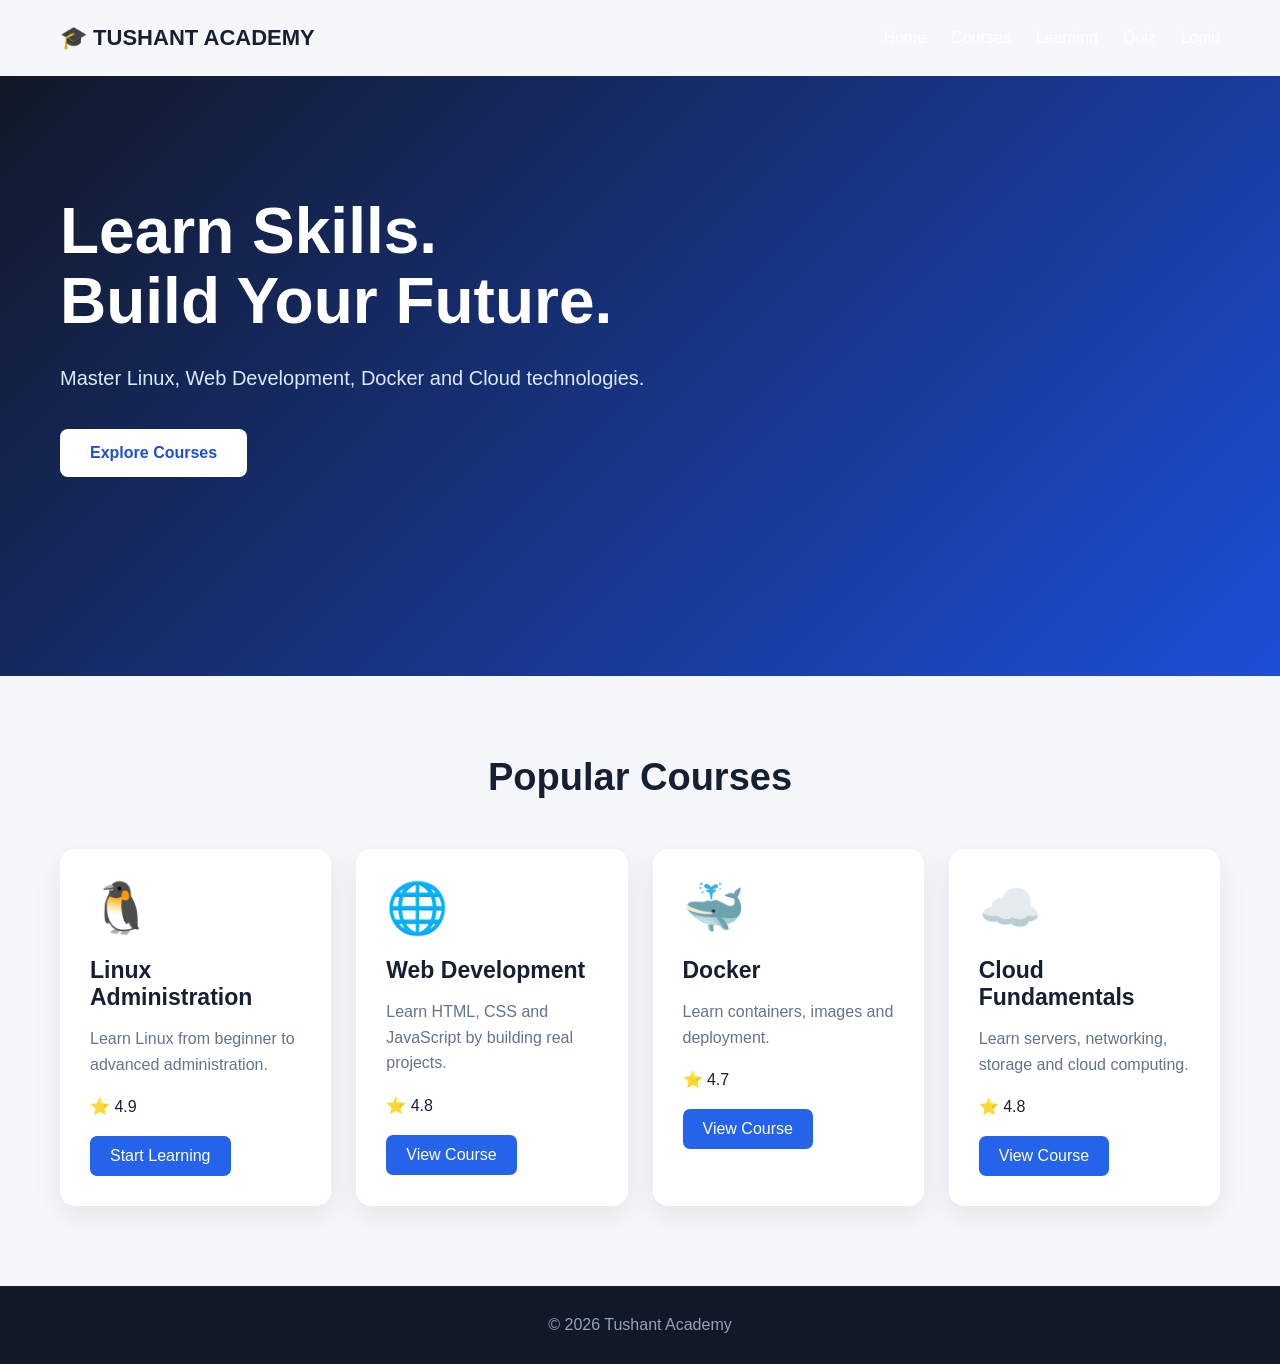
<file: index.html>
<!DOCTYPE html>
<html lang="en">

<head>
    <meta charset="UTF-8">
    <meta name="viewport" content="width=device-width, initial-scale=1.0">

    <title>Tushant Academy</title>

    <link rel="stylesheet" href="style.css">
</head>

<body>

<nav>

    <div class="logo">
        🎓 TUSHANT ACADEMY
    </div>

    <div class="nav-links">

        <a href="index.html">Home</a>

        <a href="courses.html">Courses</a>

        <a href="course.html">Learning</a>

        <a href="quiz.html">Quiz</a>

        <a href="login.html">Login</a>

    </div>

</nav>


<section class="hero">

    <div class="hero-content">

        <h1>
            Learn Skills.<br>
            Build Your Future.
        </h1>

        <p>
            Master Linux, Web Development,
            Docker and Cloud technologies.
        </p>

        <a
            href="courses.html"
            class="hero-button">

            Explore Courses

        </a>

    </div>

</section>


<section class="popular">

    <h2>
        Popular Courses
    </h2>


    <div class="course-grid">


        <div class="course-card">

            <div class="course-icon">
                🐧
            </div>

            <h3>
                Linux Administration
            </h3>

            <p>
                Learn Linux from beginner
                to advanced administration.
            </p>

            <div class="rating">
                ⭐ 4.9
            </div>

            <a
                href="course.html"
                class="course-button">

                Start Learning

            </a>

        </div>


        <div class="course-card">

            <div class="course-icon">
                🌐
            </div>

            <h3>
                Web Development
            </h3>

            <p>
                Learn HTML, CSS and JavaScript
                by building real projects.
            </p>

            <div class="rating">
                ⭐ 4.8
            </div>

            <a
                href="courses.html"
                class="course-button">

                View Course

            </a>

        </div>


        <div class="course-card">

            <div class="course-icon">
                🐳
            </div>

            <h3>
                Docker
            </h3>

            <p>
                Learn containers, images
                and deployment.
            </p>

            <div class="rating">
                ⭐ 4.7
            </div>

            <a
                href="courses.html"
                class="course-button">

                View Course

            </a>

        </div>


        <div class="course-card">

            <div class="course-icon">
                ☁️
            </div>

            <h3>
                Cloud Fundamentals
            </h3>

            <p>
                Learn servers, networking,
                storage and cloud computing.
            </p>

            <div class="rating">
                ⭐ 4.8
            </div>

            <a
                href="courses.html"
                class="course-button">

                View Course

            </a>

        </div>


    </div>

</section>


<footer>

    <p>
        © 2026 Tushant Academy
    </p>

</footer>


</body>

</html>
</file>
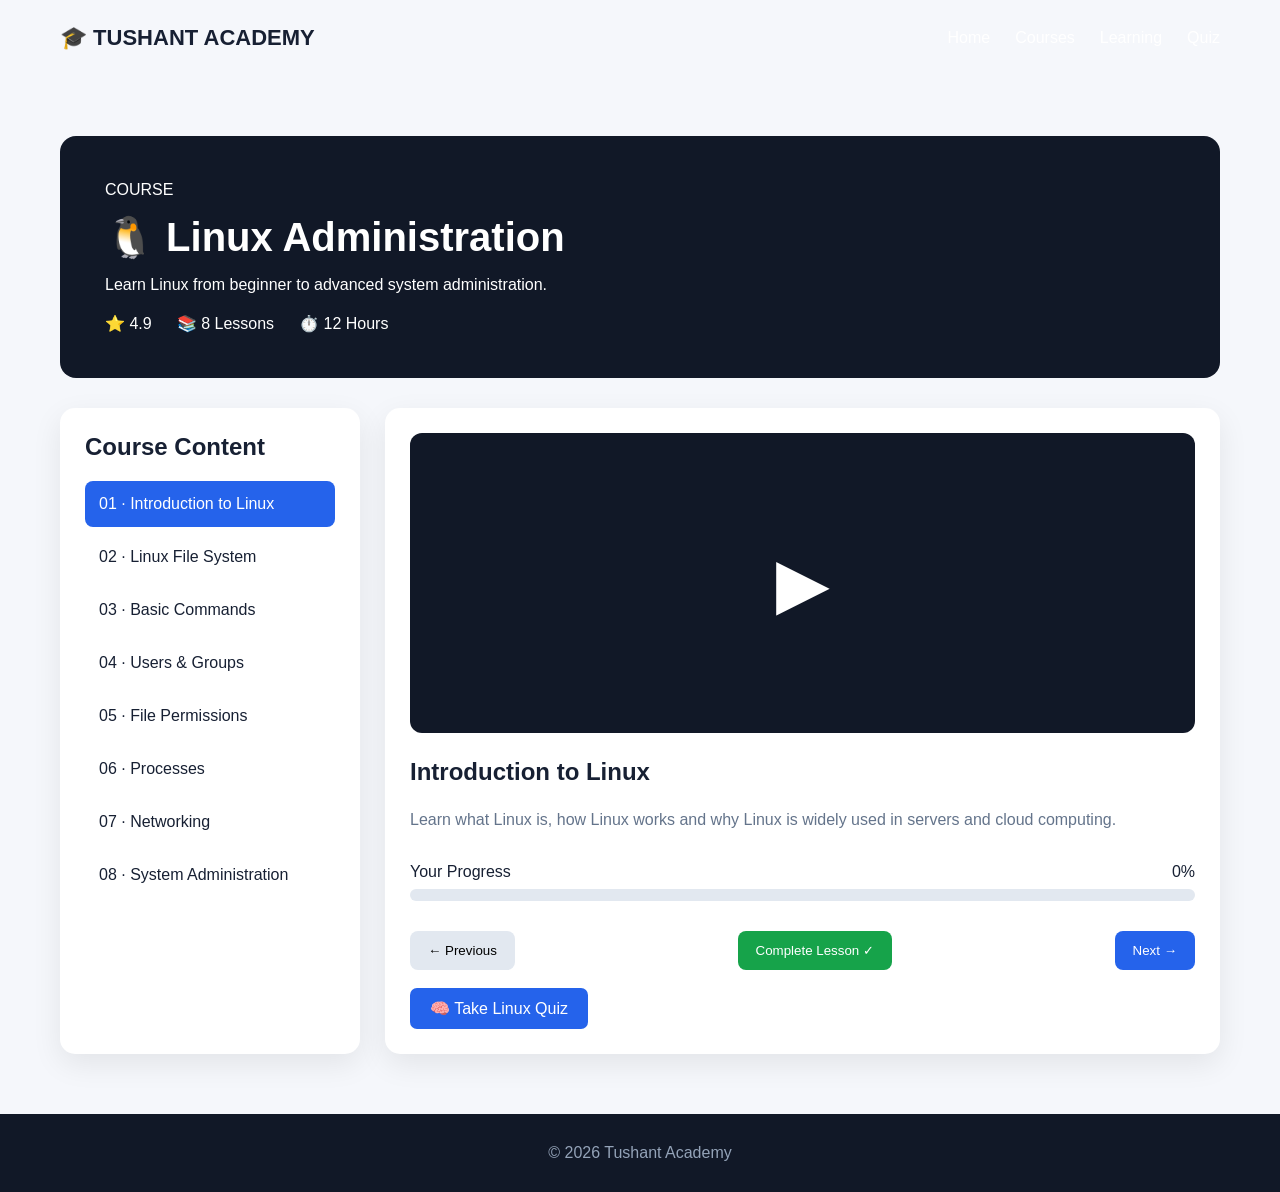
<file: course.html>
<!DOCTYPE html>
<html lang="en">

<head>

<meta charset="UTF-8">

<meta name="viewport"
content="width=device-width, initial-scale=1.0">

<title>Linux Administration</title>

<link rel="stylesheet"
href="style.css">

</head>

<body>


<nav>

<div class="logo">
🎓 TUSHANT ACADEMY
</div>

<div class="nav-links">

<a href="index.html">
Home
</a>

<a href="courses.html">
Courses
</a>

<a href="course.html">
Learning
</a>

<a href="quiz.html">
Quiz
</a>

</div>

</nav>


<main class="learning-page">


<section class="course-header">

<span>COURSE</span>

<h1>
🐧 Linux Administration
</h1>

<p>
Learn Linux from beginner
to advanced system administration.
</p>

<div class="course-info">

<span>⭐ 4.9</span>

<span>📚 8 Lessons</span>

<span>⏱️ 12 Hours</span>

</div>

</section>


<section class="learning-layout">


<aside class="lesson-sidebar">

<h2>
Course Content
</h2>


<div
class="lesson active"
data-index="0">

01 · Introduction to Linux

</div>


<div
class="lesson"
data-index="1">

02 · Linux File System

</div>


<div
class="lesson"
data-index="2">

03 · Basic Commands

</div>


<div
class="lesson"
data-index="3">

04 · Users & Groups

</div>


<div
class="lesson"
data-index="4">

05 · File Permissions

</div>


<div
class="lesson"
data-index="5">

06 · Processes

</div>


<div
class="lesson"
data-index="6">

07 · Networking

</div>


<div
class="lesson"
data-index="7">

08 · System Administration

</div>


</aside>


<section class="lesson-content">


<div class="video-box">
▶
</div>


<h2 id="lessonTitle">
Introduction to Linux
</h2>


<p id="lessonDescription">

Learn what Linux is,
how Linux works and
why Linux is widely used
in servers and cloud computing.

</p>


<div class="progress-container">


<div class="progress-title">

<span>
Your Progress
</span>

<span id="progressPercent">
0%
</span>

</div>


<div class="progress-track">

<div
id="progressFill"
class="progress-fill">
</div>

</div>

</div>


<div class="lesson-actions">


<button
id="previousBtn"
class="previous-btn">

← Previous

</button>


<button
id="completeBtn">

Complete Lesson ✓

</button>


<button
id="nextBtn"
class="next-btn">

Next →

</button>


</div>


<br>


<a
href="quiz.html"
class="course-button">

🧠 Take Linux Quiz

</a>


</section>

</section>

</main>


<footer>

<p>
© 2026 Tushant Academy
</p>

</footer>


<script src="script.js">
</script>

</body>

</html>
</file>
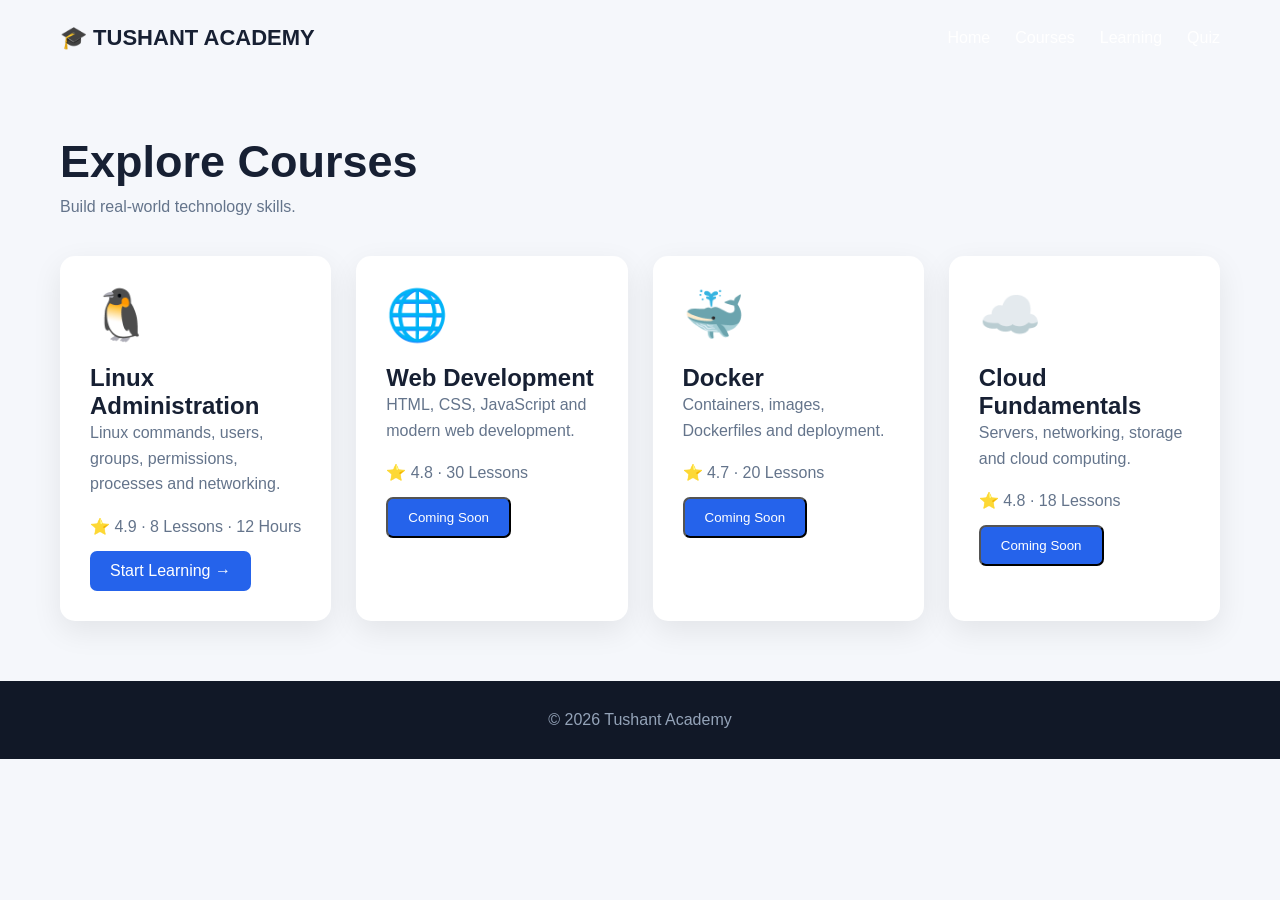
<file: courses.html>
<!DOCTYPE html>
<html lang="en">

<head>

<meta charset="UTF-8">

<meta name="viewport"
content="width=device-width, initial-scale=1.0">

<title>Courses - Tushant Academy</title>

<link rel="stylesheet" href="style.css">

</head>

<body>

<nav>

<div class="logo">
🎓 TUSHANT ACADEMY
</div>

<div class="nav-links">

<a href="index.html">Home</a>

<a href="courses.html">Courses</a>

<a href="course.html">Learning</a>

<a href="quiz.html">Quiz</a>

</div>

</nav>


<main class="courses-page">

<h1>Explore Courses</h1>

<p class="subtitle">
Build real-world technology skills.
</p>


<div class="course-grid">


<div class="course-card">

<div class="course-icon">
🐧
</div>

<h2>Linux Administration</h2>

<p>
Linux commands, users, groups,
permissions, processes and networking.
</p>

<div class="course-meta">
⭐ 4.9 · 8 Lessons · 12 Hours
</div>

<a
href="course.html"
class="course-button">

Start Learning →

</a>

</div>


<div class="course-card">

<div class="course-icon">
🌐
</div>

<h2>Web Development</h2>

<p>
HTML, CSS, JavaScript and
modern web development.
</p>

<div class="course-meta">
⭐ 4.8 · 30 Lessons
</div>

<button class="course-button">
Coming Soon
</button>

</div>


<div class="course-card">

<div class="course-icon">
🐳
</div>

<h2>Docker</h2>

<p>
Containers, images,
Dockerfiles and deployment.
</p>

<div class="course-meta">
⭐ 4.7 · 20 Lessons
</div>

<button class="course-button">
Coming Soon
</button>

</div>


<div class="course-card">

<div class="course-icon">
☁️
</div>

<h2>Cloud Fundamentals</h2>

<p>
Servers, networking,
storage and cloud computing.
</p>

<div class="course-meta">
⭐ 4.8 · 18 Lessons
</div>

<button class="course-button">
Coming Soon
</button>

</div>


</div>

</main>


<footer>

<p>
© 2026 Tushant Academy
</p>

</footer>

</body>

</html>
</file>
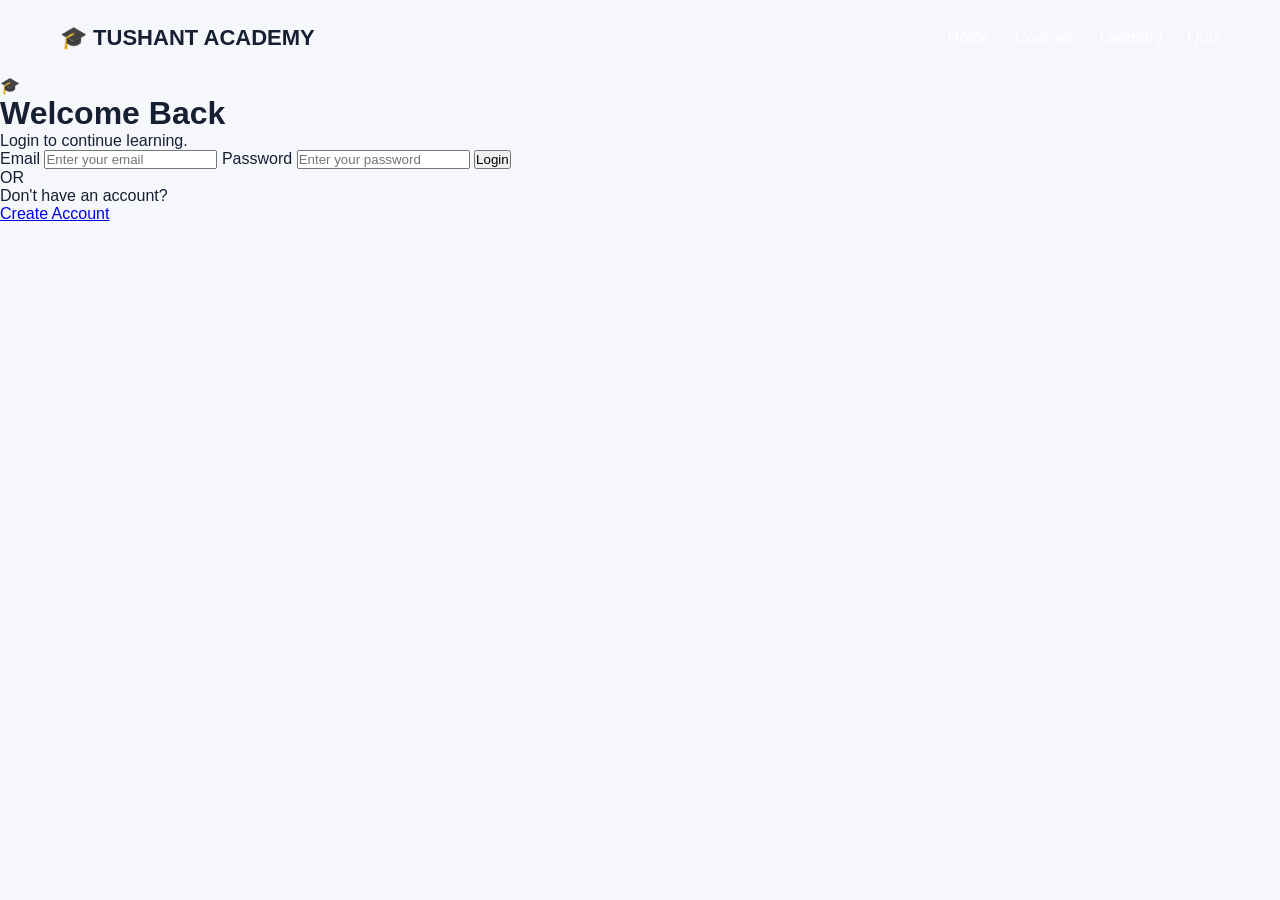
<file: login.html>
<!DOCTYPE html>
<html lang="en">

<head>
    <meta charset="UTF-8">
    <meta name="viewport" content="width=device-width, initial-scale=1.0">

    <title>Login - Tushant Academy</title>

    <link rel="stylesheet" href="style.css">
</head>

<body>

<nav>

    <div class="logo">
        🎓 TUSHANT ACADEMY
    </div>

    <div class="nav-links">

        <a href="index.html">Home</a>
        <a href="courses.html">Courses</a>
        <a href="course.html">Learning</a>
        <a href="quiz.html">Quiz</a>

    </div>

</nav>


<main class="auth-page">

    <div class="auth-card">

        <div class="auth-icon">
            🎓
        </div>

        <h1>Welcome Back</h1>

        <p>
            Login to continue learning.
        </p>


        <form id="loginForm">

            <label>Email</label>

            <input
                type="email"
                id="loginEmail"
                placeholder="Enter your email"
                required
            >


            <label>Password</label>

            <input
                type="password"
                id="loginPassword"
                placeholder="Enter your password"
                required
            >


            <button
                type="submit"
                class="auth-button">

                Login

            </button>

        </form>


        <p
            id="loginMessage"
            class="auth-message">
        </p>


        <div class="auth-divider">
            OR
        </div>


        <p>
            Don't have an account?
        </p>

        <a
            href="signup.html"
            class="auth-link">

            Create Account

        </a>

    </div>

</main>


<script src="login.js"></script>

</body>

</html>
</file>
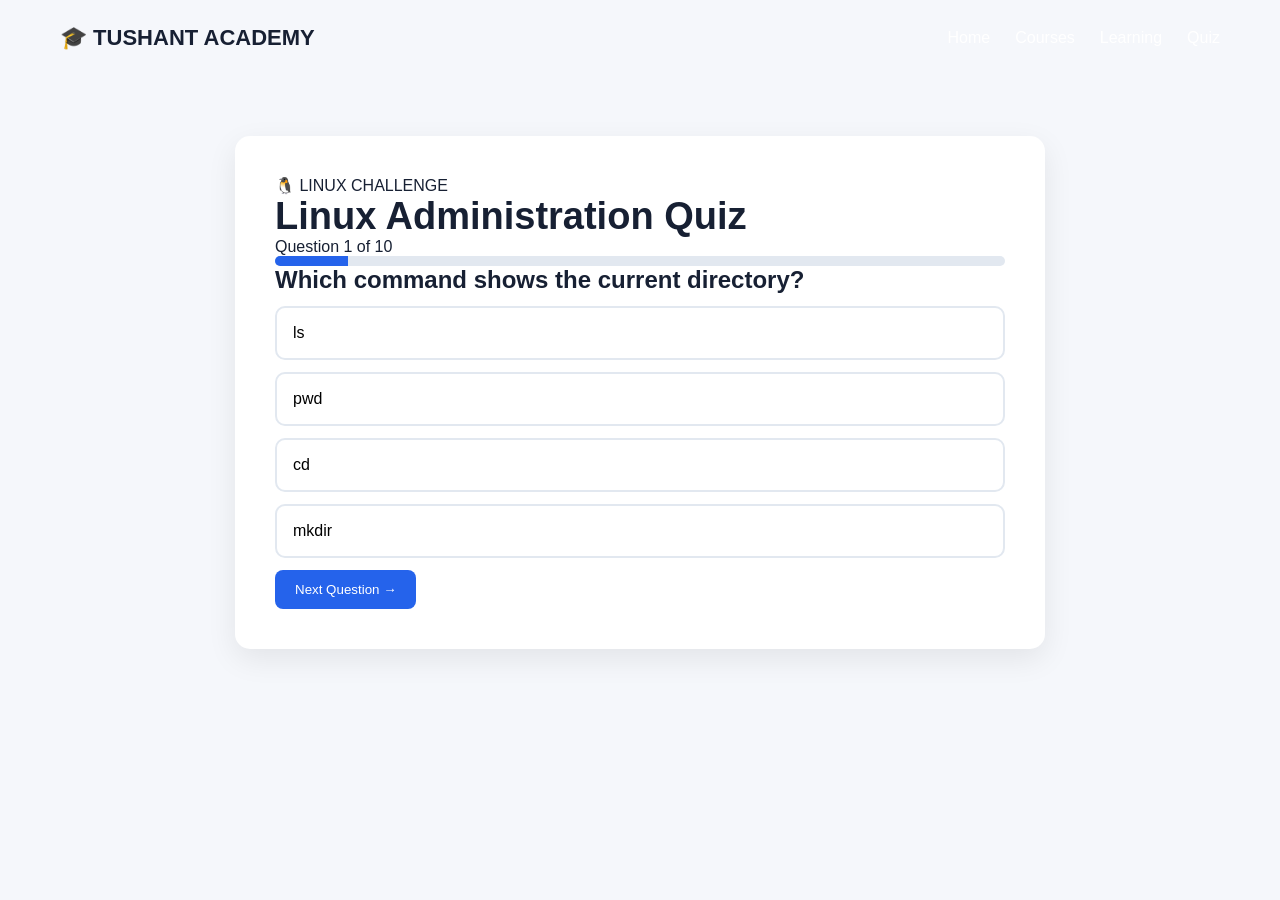
<file: quiz.html>
<!DOCTYPE html>
<html lang="en">

<head>

<meta charset="UTF-8">

<meta name="viewport"
content="width=device-width, initial-scale=1.0">

<title>Linux Quiz - Tushant Academy</title>

<link rel="stylesheet"
href="style.css">

</head>

<body>


<nav>

<div class="logo">
🎓 TUSHANT ACADEMY
</div>

<div class="nav-links">

<a href="index.html">
Home
</a>

<a href="courses.html">
Courses
</a>

<a href="course.html">
Learning
</a>

<a href="quiz.html">
Quiz
</a>

</div>

</nav>


<main class="quiz-page">


<div class="quiz-card">


<span>
🐧 LINUX CHALLENGE
</span>


<h1>
Linux Administration Quiz
</h1>


<p id="questionNumber">
Question 1 of 10
</p>


<div class="quiz-progress">

<div id="quizProgress">
</div>

</div>


<h2 id="question">
Loading...
</h2>


<div id="options">
</div>


<button
id="nextQuestion"
class="next-btn">

Next Question →

</button>


</div>

</main>


<script>


const questions = [


{
question:
"Which command shows the current directory?",

options:
["ls","pwd","cd","mkdir"],

answer:
"pwd"
},


{
question:
"Which command lists files?",

options:
["ls","pwd","rm","touch"],

answer:
"ls"
},


{
question:
"Which command changes directory?",

options:
["mv","cd","cp","cat"],

answer:
"cd"
},


{
question:
"Which command creates a directory?",

options:
["mkdir","touch","rm","pwd"],

answer:
"mkdir"
},


{
question:
"Which command creates an empty file?",

options:
["cat","touch","mkdir","cd"],

answer:
"touch"
},


{
question:
"Which command copies a file?",

options:
["mv","cp","rm","pwd"],

answer:
"cp"
},


{
question:
"Which command removes a file?",

options:
["rm","cp","mv","ls"],

answer:
"rm"
},


{
question:
"Which command displays file contents?",

options:
["cat","cd","pwd","mkdir"],

answer:
"cat"
},


{
question:
"Which command changes file permissions?",

options:
["chmod","chown","passwd","whoami"],

answer:
"chmod"
},


{
question:
"Which command shows running processes?",

options:
["ps","pwd","mkdir","touch"],

answer:
"ps"
}

];


let current = 0;

let score = 0;

let answered = false;


const question =
document.getElementById(
"question"
);


const options =
document.getElementById(
"options"
);


const number =
document.getElementById(
"questionNumber"
);


const progress =
document.getElementById(
"quizProgress"
);


const next =
document.getElementById(
"nextQuestion"
);


function loadQuestion() {


answered = false;


const q =
questions[current];


question.textContent =
q.question;


number.textContent =
"Question " +
(current + 1) +
" of " +
questions.length;


progress.style.width =
((current + 1) /
questions.length * 100)
+ "%";


options.innerHTML = "";


q.options.forEach(
option => {


const button =
document.createElement(
"button"
);


button.textContent =
option;


button.className =
"quiz-option";


button.onclick =
function() {


if (answered)
return;


answered = true;


if (
option === q.answer
) {

button.classList.add(
"correct"
);

score++;

} else {

button.classList.add(
"wrong"
);

}


};


options.appendChild(
button
);


});


}


next.onclick =
function() {


if (!answered) {

alert(
"Please select an answer first."
);

return;

}


current++;


if (
current <
questions.length
) {

loadQuestion();

} else {


document.querySelector(
".quiz-card"
).innerHTML = `

<h1>
🎉 Quiz Complete!
</h1>

<p>
Your Score
</p>

<div class="final-score">
${score} / ${questions.length}
</div>

<p>

${
score >= 7
?
"🏆 Excellent! You passed!"
:
"Keep practicing and try again!"
}

</p>

<a
href="course.html"
class="course-button">

← Back to Course

</a>

`;

}

};


loadQuestion();

</script>


</body>

</html>
</file>
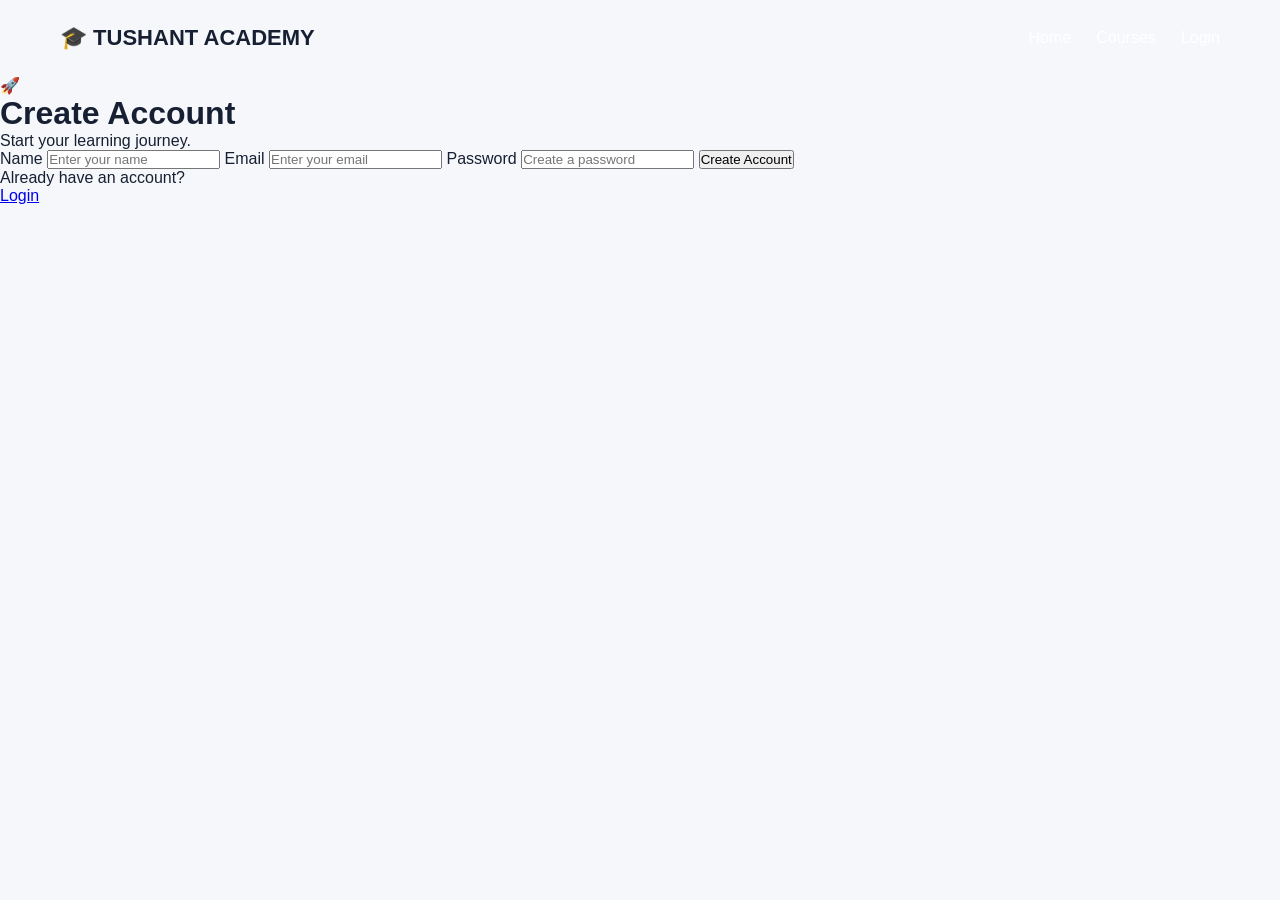
<file: signup.html>
<!DOCTYPE html>
<html lang="en">

<head>

    <meta charset="UTF-8">

    <meta name="viewport"
          content="width=device-width, initial-scale=1.0">

    <title>Create Account - Tushant Academy</title>

    <link rel="stylesheet"
          href="style.css">

</head>

<body>

<nav>

    <div class="logo">
        🎓 TUSHANT ACADEMY
    </div>

    <div class="nav-links">

        <a href="index.html">
            Home
        </a>

        <a href="courses.html">
            Courses
        </a>

        <a href="login.html">
            Login
        </a>

    </div>

</nav>


<main class="auth-page">

    <div class="auth-card">

        <div class="auth-icon">
            🚀
        </div>

        <h1>
            Create Account
        </h1>

        <p>
            Start your learning journey.
        </p>


        <form id="signupForm">

            <label>
                Name
            </label>

            <input
                type="text"
                id="signupName"
                placeholder="Enter your name"
                required
            >


            <label>
                Email
            </label>

            <input
                type="email"
                id="signupEmail"
                placeholder="Enter your email"
                required
            >


            <label>
                Password
            </label>

            <input
                type="password"
                id="signupPassword"
                placeholder="Create a password"
                minlength="6"
                required
            >


            <button
                type="submit"
                class="auth-button">

                Create Account

            </button>

        </form>


        <p
            id="signupMessage"
            class="auth-message">
        </p>


        <p>
            Already have an account?
        </p>

        <a
            href="login.html"
            class="auth-link">

            Login

        </a>

    </div>

</main>


<script>

const signupForm =
document.getElementById("signupForm");


signupForm.addEventListener(
    "submit",
    function(event) {

        event.preventDefault();


        const name =
        document.getElementById(
            "signupName"
        ).value.trim();


        const email =
        document.getElementById(
            "signupEmail"
        ).value.trim();


        const password =
        document.getElementById(
            "signupPassword"
        ).value;


        const message =
        document.getElementById(
            "signupMessage"
        );


        const user = {

            name: name,

            email: email,

            password: password

        };


        localStorage.setItem(
            "tushantUser",
            JSON.stringify(user)
        );


        message.textContent =
        "✅ Account created successfully!";


        setTimeout(
            function() {

                window.location.href =
                "login.html";

            },
            1000
        );

    }
);

</script>

</body>

</html>
</file>
<file: style.css>
* {
    box-sizing: border-box;
    margin: 0;
    padding: 0;
}

body {
    font-family: Arial, sans-serif;
    background: #f5f7fb;
    color: #172033;
}

.hero {
    min-height: 600px;
    background: linear-gradient(135deg, #111827, #1d4ed8);
    color: white;
}

nav {
    max-width: 1200px;
    margin: auto;
    padding: 25px 20px;

    display: flex;
    justify-content: space-between;
    align-items: center;
}

.logo {
    font-size: 22px;
    font-weight: bold;
}

.nav-links {
    display: flex;
    gap: 25px;
}

.nav-links a {
    color: white;
    text-decoration: none;
    font-weight: 500;
}

.nav-links a:hover {
    color: #93c5fd;
}

.hero-content {
    max-width: 1200px;
    margin: auto;
    padding: 120px 20px;
}

.hero-content h1 {
    font-size: 64px;
    line-height: 1.1;
    margin-bottom: 25px;
}

.hero-content p {
    max-width: 600px;
    font-size: 20px;
    color: #dbeafe;
    line-height: 1.6;
    margin-bottom: 35px;
}

.hero-button {
    display: inline-block;
    padding: 15px 30px;
    background: white;
    color: #1d4ed8;
    text-decoration: none;
    border-radius: 8px;
    font-weight: bold;
}

.hero-button:hover {
    transform: translateY(-3px);
}

.popular {
    max-width: 1200px;
    margin: auto;
    padding: 80px 20px;
}

.popular h2 {
    text-align: center;
    font-size: 38px;
    margin-bottom: 50px;
}

.course-grid {
    display: grid;
    grid-template-columns:
        repeat(auto-fit, minmax(250px, 1fr));

    gap: 25px;
}

.course-card {
    background: white;
    padding: 30px;
    border-radius: 15px;

    box-shadow:
        0 10px 30px rgba(0,0,0,0.08);

    transition: 0.3s;
}

.course-card:hover {
    transform: translateY(-8px);
}

.course-icon {
    font-size: 50px;
    margin-bottom: 20px;
}

.course-card h3 {
    font-size: 23px;
    margin-bottom: 15px;
}

.course-card p {
    color: #64748b;
    line-height: 1.6;
    margin-bottom: 20px;
}

.rating {
    margin-bottom: 20px;
}

.course-button {
    display: inline-block;
    padding: 11px 20px;
    background: #2563eb;
    color: white;
    text-decoration: none;
    border-radius: 7px;
}

.course-button:hover {
    background: #1d4ed8;
}

footer {
    text-align: center;
    padding: 30px;
    background: #111827;
    color: #94a3b8;
}

@media (max-width: 700px) {

    nav {
        flex-direction: column;
        gap: 20px;
    }

    .nav-links {
        flex-wrap: wrap;
        justify-content: center;
    }

    .hero-content {
        padding: 80px 20px;
    }

    .hero-content h1 {
        font-size: 42px;
    }

}
.courses-page,
.learning-page {
    max-width: 1200px;
    margin: auto;
    padding: 60px 20px;
}

.courses-page h1 {
    font-size: 45px;
    margin-bottom: 10px;
}

.subtitle {
    color: #64748b;
    margin-bottom: 40px;
}

.course-meta {
    color: #64748b;
    margin: 15px 0;
}

.course-header {
    background: #111827;
    color: white;
    padding: 45px;
    border-radius: 16px;
    margin-bottom: 30px;
}

.course-header h1 {
    font-size: 40px;
    margin: 15px 0;
}

.course-info {
    display: flex;
    gap: 25px;
    margin-top: 20px;
    flex-wrap: wrap;
}

.learning-layout {
    display: grid;
    grid-template-columns: 300px 1fr;
    gap: 25px;
}

.lesson-sidebar,
.lesson-content {
    background: white;
    padding: 25px;
    border-radius: 15px;
    box-shadow: 0 10px 30px rgba(0,0,0,.08);
}

.lesson-sidebar h2 {
    margin-bottom: 20px;
}

.lesson {
    padding: 14px;
    margin: 7px 0;
    border-radius: 8px;
    cursor: pointer;
}

.lesson:hover {
    background: #eff6ff;
}

.lesson.active {
    background: #2563eb;
    color: white;
}

.video-box {
    height: 300px;
    background: #111827;
    color: white;
    display: flex;
    justify-content: center;
    align-items: center;
    font-size: 70px;
    border-radius: 12px;
    margin-bottom: 25px;
}

.lesson-content p {
    color: #64748b;
    line-height: 1.7;
    margin: 20px 0;
}

.progress-container {
    margin: 30px 0;
}

.progress-title {
    display: flex;
    justify-content: space-between;
    margin-bottom: 8px;
}

.progress-track {
    height: 12px;
    background: #e2e8f0;
    border-radius: 20px;
    overflow: hidden;
}

.progress-fill {
    height: 100%;
    width: 0%;
    background: #2563eb;
    transition: .4s;
}

.lesson-actions {
    display: flex;
    justify-content: space-between;
    gap: 10px;
}

.lesson-actions button {
    padding: 12px 18px;
    border: none;
    border-radius: 8px;
    cursor: pointer;
}

#completeBtn {
    background: #16a34a;
    color: white;
}

.next-btn {
    background: #2563eb;
    color: white;
}

.previous-btn {
    background: #e2e8f0;
}

@media(max-width:800px) {

    .learning-layout {
        grid-template-columns: 1fr;
    }

    .lesson-actions {
        flex-direction: column;
    }

}
.courses-page,
.learning-page,
.quiz-page {

    max-width: 1200px;

    margin: auto;

    padding: 60px 20px;

}


.courses-page h1 {

    font-size: 45px;

    margin-bottom: 10px;

}


.subtitle {

    color: #64748b;

    margin-bottom: 40px;

}


.course-meta {

    color: #64748b;

    margin: 15px 0;

}


.course-header {

    background: #111827;

    color: white;

    padding: 45px;

    border-radius: 16px;

    margin-bottom: 30px;

}


.course-header h1 {

    font-size: 40px;

    margin: 15px 0;

}


.course-info {

    display: flex;

    gap: 25px;

    margin-top: 20px;

    flex-wrap: wrap;

}


.learning-layout {

    display: grid;

    grid-template-columns: 300px 1fr;

    gap: 25px;

}


.lesson-sidebar,
.lesson-content,
.quiz-card {

    background: white;

    padding: 25px;

    border-radius: 15px;

    box-shadow:
    0 10px 30px rgba(0,0,0,.08);

}


.lesson {

    padding: 14px;

    margin: 7px 0;

    border-radius: 8px;

    cursor: pointer;

}


.lesson:hover {

    background: #eff6ff;

}


.lesson.active {

    background: #2563eb;

    color: white;

}


.video-box {

    height: 300px;

    background: #111827;

    color: white;

    display: flex;

    justify-content: center;

    align-items: center;

    font-size: 70px;

    border-radius: 12px;

    margin-bottom: 25px;

}


.lesson-content p {

    color: #64748b;

    line-height: 1.7;

    margin: 20px 0;

}


.progress-container {

    margin: 30px 0;

}


.progress-title {

    display: flex;

    justify-content: space-between;

}


.progress-track {

    height: 12px;

    background: #e2e8f0;

    border-radius: 20px;

    overflow: hidden;

}


.progress-fill {

    height: 100%;

    width: 0%;

    background: #2563eb;

    transition: .4s;

}


.lesson-actions {

    display: flex;

    justify-content: space-between;

    gap: 10px;

}


.lesson-actions button {

    padding: 12px 18px;

    border: none;

    border-radius: 8px;

    cursor: pointer;

}


#completeBtn {

    background: #16a34a;

    color: white;

}


.next-btn {

    background: #2563eb;

    color: white;

    padding: 12px 20px;

    border: none;

    border-radius: 8px;

    cursor: pointer;

}


.previous-btn {

    background: #e2e8f0;

}


.quiz-page {

    max-width: 850px;

}


.quiz-card {

    padding: 40px;

}


.quiz-card h1 {

    font-size: 38px;

}


.quiz-progress {

    height: 10px;

    background: #e2e8f0;

    border-radius: 20px;

    overflow: hidden;

}


#quizProgress {

    height: 100%;

    width: 10%;

    background: #2563eb;

    transition: .3s;

}


.quiz-option {

    display: block;

    width: 100%;

    padding: 16px;

    margin: 12px 0;

    border: 2px solid #e2e8f0;

    background: white;

    border-radius: 10px;

    text-align: left;

    cursor: pointer;

    font-size: 16px;

}


.quiz-option:hover {

    border-color: #2563eb;

}


.quiz-option.correct {

    background: #dcfce7;

    border-color: #16a34a;

}


.quiz-option.wrong {

    background: #fee2e2;

    border-color: #dc2626;

}


.final-score {

    font-size: 60px;

    font-weight: bold;

    margin: 25px 0;

}


@media(max-width:800px) {

    .learning-layout {

        grid-template-columns: 1fr;

    }

    .lesson-actions {

        flex-direction: column;

    }

.courses-page,
.learning-page,
.quiz-page {

    max-width: 1200px;

    margin: auto;

    padding: 60px 20px;

}


.courses-page h1 {

    font-size: 45px;

    margin-bottom: 10px;

}


.subtitle {

    color: #64748b;

    margin-bottom: 40px;

}


.course-meta {

    color: #64748b;

    margin: 15px 0;

}


.course-header {

    background: #111827;

    color: white;

    padding: 45px;

    border-radius: 16px;

    margin-bottom: 30px;

}


.course-header h1 {

    font-size: 40px;

    margin: 15px 0;

}


.course-info {

    display: flex;

    gap: 25px;

    margin-top: 20px;

    flex-wrap: wrap;

}


.learning-layout {

    display: grid;

    grid-template-columns: 300px 1fr;

    gap: 25px;

}


.lesson-sidebar,
.lesson-content,
.quiz-card {

    background: white;

    padding: 25px;

    border-radius: 15px;

    box-shadow:
    0 10px 30px rgba(0,0,0,.08);

}


.lesson {

    padding: 14px;

    margin: 7px 0;

    border-radius: 8px;

    cursor: pointer;

}


.lesson:hover {

    background: #eff6ff;

}


.lesson.active {

    background: #2563eb;

    color: white;

}


.video-box {

    height: 300px;

    background: #111827;

    color: white;

    display: flex;

    justify-content: center;

    align-items: center;

    font-size: 70px;

    border-radius: 12px;

    margin-bottom: 25px;

}


.lesson-content p {

    color: #64748b;

    line-height: 1.7;

    margin: 20px 0;

}


.progress-container {

    margin: 30px 0;

}


.progress-title {

    display: flex;

    justify-content: space-between;

}


.progress-track {

    height: 12px;

    background: #e2e8f0;

    border-radius: 20px;

    overflow: hidden;

}


.progress-fill {

    height: 100%;

    width: 0%;

    background: #2563eb;

    transition: .4s;

}


.lesson-actions {

    display: flex;

    justify-content: space-between;

    gap: 10px;

}


.lesson-actions button {

    padding: 12px 18px;

    border: none;

    border-radius: 8px;

    cursor: pointer;

}


#completeBtn {

    background: #16a34a;

    color: white;

}


.next-btn {

    background: #2563eb;

    color: white;

    padding: 12px 20px;

    border: none;

    border-radius: 8px;

    cursor: pointer;

}


.previous-btn {

    background: #e2e8f0;

}


.quiz-page {

    max-width: 850px;

}


.quiz-card {

    padding: 40px;

}


.quiz-card h1 {

    font-size: 38px;

}


.quiz-progress {

    height: 10px;

    background: #e2e8f0;

    border-radius: 20px;

    overflow: hidden;

}


#quizProgress {

    height: 100%;

    width: 10%;

    background: #2563eb;

    transition: .3s;

}


.quiz-option {

    display: block;

    width: 100%;

    padding: 16px;

    margin: 12px 0;

    border: 2px solid #e2e8f0;

    background: white;

    border-radius: 10px;

    text-align: left;

    cursor: pointer;

    font-size: 16px;

}


.quiz-option:hover {

    border-color: #2563eb;

}


.quiz-option.correct {

    background: #dcfce7;

    border-color: #16a34a;

}


.quiz-option.wrong {

    background: #fee2e2;

    border-color: #dc2626;

}


.final-score {

    font-size: 60px;

    font-weight: bold;

    margin: 25px 0;

}


@media(max-width:800px) {

    .learning-layout {

        grid-template-columns: 1fr;

    }

    .lesson-actions {

        flex-direction: column;

    }

.courses-page,
.learning-page,
.quiz-page {

    max-width: 1200px;

    margin: auto;

    padding: 60px 20px;

}


.courses-page h1 {

    font-size: 45px;

    margin-bottom: 10px;

}


.subtitle {

    color: #64748b;

    margin-bottom: 40px;

}


.course-meta {

    color: #64748b;

    margin: 15px 0;

}


.course-header {

    background: #111827;

    color: white;

    padding: 45px;

    border-radius: 16px;

    margin-bottom: 30px;

}


.course-header h1 {

    font-size: 40px;

    margin: 15px 0;

}


.course-info {

    display: flex;

    gap: 25px;

    margin-top: 20px;

    flex-wrap: wrap;

}


.learning-layout {

    display: grid;

    grid-template-columns: 300px 1fr;

    gap: 25px;

}


.lesson-sidebar,
.lesson-content,
.quiz-card {

    background: white;

    padding: 25px;

    border-radius: 15px;

    box-shadow:
    0 10px 30px rgba(0,0,0,.08);

}


.lesson {

    padding: 14px;

    margin: 7px 0;

    border-radius: 8px;

    cursor: pointer;

}


.lesson:hover {

    background: #eff6ff;

}


.lesson.active {

    background: #2563eb;

    color: white;

}


.video-box {

    height: 300px;

    background: #111827;

    color: white;

    display: flex;

    justify-content: center;

    align-items: center;

    font-size: 70px;

    border-radius: 12px;

    margin-bottom: 25px;

}


.lesson-content p {

    color: #64748b;

    line-height: 1.7;

    margin: 20px 0;

}


.progress-container {

    margin: 30px 0;

}


.progress-title {

    display: flex;

    justify-content: space-between;

}


.progress-track {

    height: 12px;

    background: #e2e8f0;

    border-radius: 20px;

    overflow: hidden;

}


.progress-fill {

    height: 100%;

    width: 0%;

    background: #2563eb;

    transition: .4s;

}


.lesson-actions {

    display: flex;

    justify-content: space-between;

    gap: 10px;

}


.lesson-actions button {

    padding: 12px 18px;

    border: none;

    border-radius: 8px;

    cursor: pointer;

}


#completeBtn {

    background: #16a34a;

    color: white;

}


.next-btn {

    background: #2563eb;

    color: white;

    padding: 12px 20px;

    border: none;

    border-radius: 8px;

    cursor: pointer;

}


.previous-btn {

    background: #e2e8f0;

}


.quiz-page {

    max-width: 850px;

}


.quiz-card {

    padding: 40px;

}


.quiz-card h1 {

    font-size: 38px;

}


.quiz-progress {

    height: 10px;

    background: #e2e8f0;

    border-radius: 20px;

    overflow: hidden;

}


#quizProgress {

    height: 100%;

    width: 10%;

    background: #2563eb;

    transition: .3s;

}


.quiz-option {

    display: block;

    width: 100%;

    padding: 16px;

    margin: 12px 0;

    border: 2px solid #e2e8f0;

    background: white;

    border-radius: 10px;

    text-align: left;

    cursor: pointer;

    font-size: 16px;

}


.quiz-option:hover {

    border-color: #2563eb;

}


.quiz-option.correct {

    background: #dcfce7;

    border-color: #16a34a;

}


.quiz-option.wrong {

    background: #fee2e2;

    border-color: #dc2626;

}


.final-score {

    font-size: 60px;

    font-weight: bold;

    margin: 25px 0;

}


@media(max-width:800px) {

    .learning-layout {

        grid-template-columns: 1fr;

    }

    .lesson-actions {

        flex-direction: column;

    }
.courses-page,
.learning-page,
.quiz-page {

    max-width: 1200px;

    margin: auto;

    padding: 60px 20px;

}


.courses-page h1 {

    font-size: 45px;

    margin-bottom: 10px;

}


.subtitle {

    color: #64748b;

    margin-bottom: 40px;

}


.course-meta {

    color: #64748b;

    margin: 15px 0;

}


.course-header {

    background: #111827;

    color: white;

    padding: 45px;

    border-radius: 16px;

    margin-bottom: 30px;

}


.course-header h1 {

    font-size: 40px;

    margin: 15px 0;

}


.course-info {

    display: flex;

    gap: 25px;

    margin-top: 20px;

    flex-wrap: wrap;

}


.learning-layout {

    display: grid;

    grid-template-columns: 300px 1fr;

    gap: 25px;

}


.lesson-sidebar,
.lesson-content,
.quiz-card {

    background: white;

    padding: 25px;

    border-radius: 15px;

    box-shadow:
    0 10px 30px rgba(0,0,0,.08);

}


.lesson {

    padding: 14px;

    margin: 7px 0;

    border-radius: 8px;

    cursor: pointer;

}


.lesson:hover {

    background: #eff6ff;

}


.lesson.active {

    background: #2563eb;

    color: white;

}


.video-box {

    height: 300px;

    background: #111827;

    color: white;

    display: flex;

    justify-content: center;

    align-items: center;

    font-size: 70px;

    border-radius: 12px;

    margin-bottom: 25px;

}


.lesson-content p {

    color: #64748b;

    line-height: 1.7;

    margin: 20px 0;

}


.progress-container {

    margin: 30px 0;

}


.progress-title {

    display: flex;

    justify-content: space-between;

}


.progress-track {

    height: 12px;

    background: #e2e8f0;

    border-radius: 20px;

    overflow: hidden;

}


.progress-fill {

    height: 100%;

    width: 0%;

    background: #2563eb;

    transition: .4s;

}


.lesson-actions {

    display: flex;

    justify-content: space-between;

    gap: 10px;

}


.lesson-actions button {

    padding: 12px 18px;

    border: none;

    border-radius: 8px;

    cursor: pointer;

}


#completeBtn {

    background: #16a34a;

    color: white;

}


.next-btn {

    background: #2563eb;

    color: white;

    padding: 12px 20px;

    border: none;

    border-radius: 8px;

    cursor: pointer;

}


.previous-btn {

    background: #e2e8f0;

}


.quiz-page {

    max-width: 850px;

}


.quiz-card {

    padding: 40px;

}


.quiz-card h1 {

    font-size: 38px;

}


.quiz-progress {

    height: 10px;

    background: #e2e8f0;

    border-radius: 20px;

    overflow: hidden;

}


#quizProgress {

    height: 100%;

    width: 10%;

    background: #2563eb;

    transition: .3s;

}


.quiz-option {

    display: block;

    width: 100%;

    padding: 16px;

    margin: 12px 0;

    border: 2px solid #e2e8f0;

    background: white;

    border-radius: 10px;

    text-align: left;

    cursor: pointer;

    font-size: 16px;

}


.quiz-option:hover {

    border-color: #2563eb;

}


.quiz-option.correct {

    background: #dcfce7;

    border-color: #16a34a;

}


.quiz-option.wrong {

    background: #fee2e2;

    border-color: #dc2626;

}


.final-score {

    font-size: 60px;

    font-weight: bold;

    margin: 25px 0;

}


@media(max-width:800px) {

    .learning-layout {

        grid-template-columns: 1fr;

    }

    .lesson-actions {

        flex-direction: column;

    }.courses-page,
.learning-page,
.quiz-page {

    max-width: 1200px;

    margin: auto;

    padding: 60px 20px;

}


.courses-page h1 {

    font-size: 45px;

    margin-bottom: 10px;

}


.subtitle {

    color: #64748b;

    margin-bottom: 40px;

}


.course-meta {

    color: #64748b;

    margin: 15px 0;

}


.course-header {

    background: #111827;

    color: white;

    padding: 45px;

    border-radius: 16px;

    margin-bottom: 30px;

}


.course-header h1 {

    font-size: 40px;

    margin: 15px 0;

}


.course-info {

    display: flex;

    gap: 25px;

    margin-top: 20px;

    flex-wrap: wrap;

}


.learning-layout {

    display: grid;

    grid-template-columns: 300px 1fr;

    gap: 25px;

}


.lesson-sidebar,
.lesson-content,
.quiz-card {

    background: white;

    padding: 25px;

    border-radius: 15px;

    box-shadow:
    0 10px 30px rgba(0,0,0,.08);

}


.lesson {

    padding: 14px;

    margin: 7px 0;

    border-radius: 8px;

    cursor: pointer;

}


.lesson:hover {

    background: #eff6ff;

}


.lesson.active {

    background: #2563eb;

    color: white;

}


.video-box {

    height: 300px;

    background: #111827;

    color: white;

    display: flex;

    justify-content: center;

    align-items: center;

    font-size: 70px;

    border-radius: 12px;

    margin-bottom: 25px;

}


.lesson-content p {

    color: #64748b;

    line-height: 1.7;

    margin: 20px 0;

}


.progress-container {

    margin: 30px 0;

}


.progress-title {

    display: flex;

    justify-content: space-between;

}


.progress-track {

    height: 12px;

    background: #e2e8f0;

    border-radius: 20px;

    overflow: hidden;

}


.progress-fill {

    height: 100%;

    width: 0%;

    background: #2563eb;

    transition: .4s;

}


.lesson-actions {

    display: flex;

    justify-content: space-between;

    gap: 10px;

}


.lesson-actions button {

    padding: 12px 18px;

    border: none;

    border-radius: 8px;

    cursor: pointer;

}


#completeBtn {

    background: #16a34a;

    color: white;

}


.next-btn {

    background: #2563eb;

    color: white;

    padding: 12px 20px;

    border: none;

    border-radius: 8px;

    cursor: pointer;

}


.previous-btn {

    background: #e2e8f0;

}


.quiz-page {

    max-width: 850px;

}


.quiz-card {

    padding: 40px;

}


.quiz-card h1 {

    font-size: 38px;

}


.quiz-progress {

    height: 10px;

    background: #e2e8f0;

    border-radius: 20px;

    overflow: hidden;

}


#quizProgress {

    height: 100%;

    width: 10%;

    background: #2563eb;

    transition: .3s;

}


.quiz-option {

    display: block;

    width: 100%;

    padding: 16px;

    margin: 12px 0;

    border: 2px solid #e2e8f0;

    background: white;

    border-radius: 10px;

    text-align: left;

    cursor: pointer;

    font-size: 16px;

}


.quiz-option:hover {

    border-color: #2563eb;

}


.quiz-option.correct {

    background: #dcfce7;

    border-color: #16a34a;

}


.quiz-option.wrong {

    background: #fee2e2;

    border-color: #dc2626;

}


.final-score {

    font-size: 60px;

    font-weight: bold;

    margin: 25px 0;

}


@media(max-width:800px) {

    .learning-layout {

        grid-template-columns: 1fr;

    }

    .lesson-actions {

        flex-direction: column;

    }

}.auth-page {

    min-height: 75vh;

    display: flex;

    justify-content: center;

    align-items: center;

    padding: 40px 20px;

}


.auth-card {

    width: 100%;

    max-width: 430px;

    background: white;

    padding: 40px;

    border-radius: 18px;

    box-shadow:
    0 15px 40px rgba(0,0,0,.10);

    text-align: center;

}


.auth-icon {

    font-size: 50px;

    margin-bottom: 10px;

}


.auth-card h1 {

    font-size: 32px;

    margin: 10px 0;

}


.auth-card > p {

    color: #64748b;

    margin-bottom: 25px;

}


.auth-card form {

    text-align: left;

}


.auth-card label {

    display: block;

    margin: 15px 0 7px;

    font-weight: bold;

}


.auth-card input {

    width: 100%;

    padding: 13px;

    border: 1px solid #cbd5e1;

    border-radius: 8px;

    box-sizing: border-box;

    font-size: 15px;

}


.auth-button {

    width: 100%;

    margin-top: 25px;

    padding: 14px;

    border: none;

    border-radius: 8px;

    background: #2563eb;

    color: white;

    font-size: 16px;

    cursor: pointer;

}


.auth-button:hover {

    opacity: .9;

}


.auth-message {

    margin-top: 15px;

    font-weight: bold;

}


.auth-divider {

    margin: 25px 0;

    color: #94a3b8;

}


.auth-link {

    display: inline-block;

    padding: 10px 20px;

    border-radius: 8px;

    background: #eff6ff;

    color: #2563eb;

    text-decoration: none;

    font-weight: bold;

}
</file>
